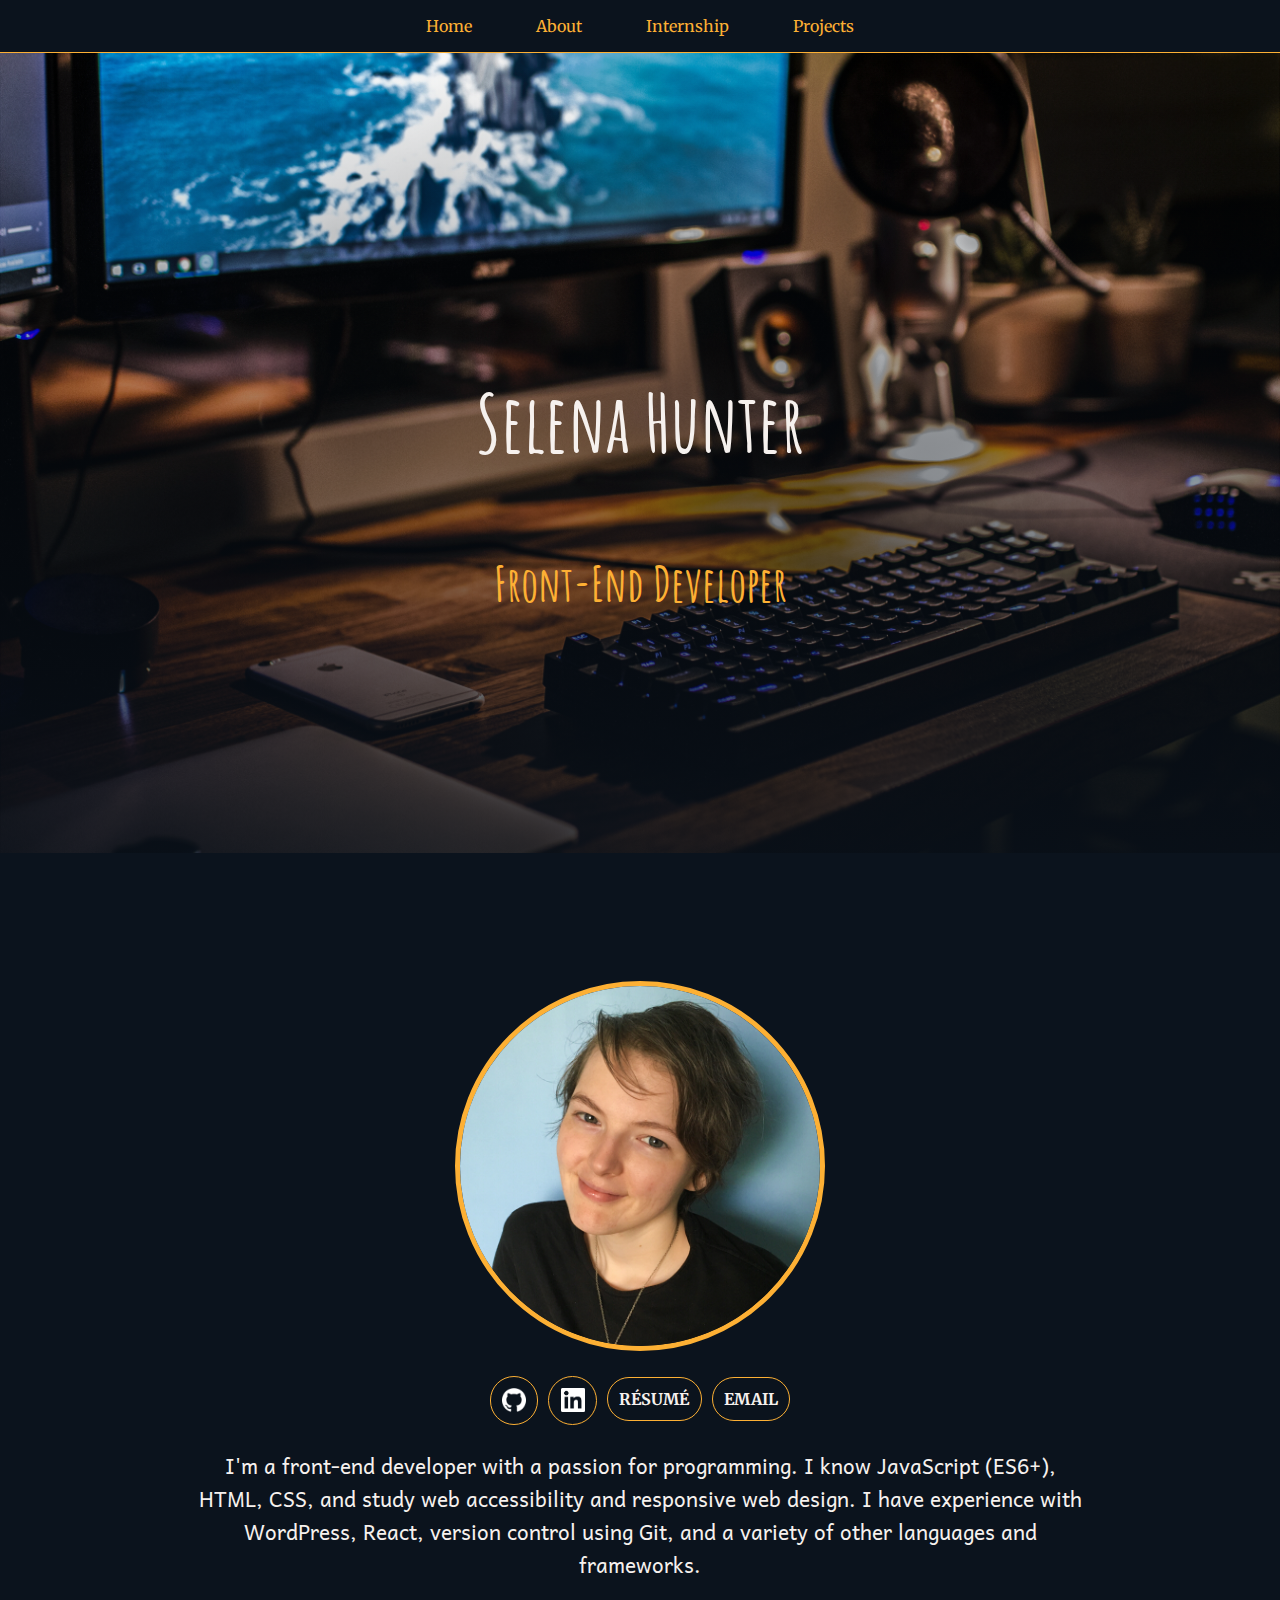
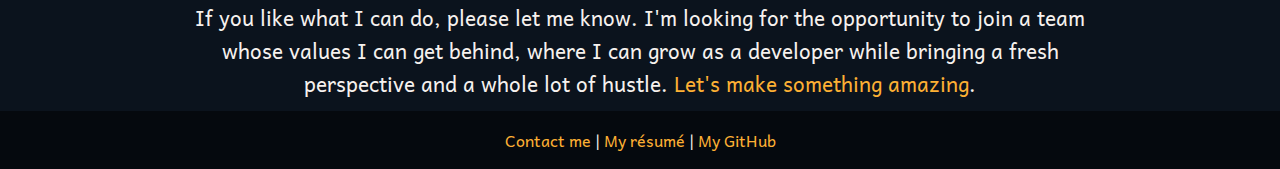
<file: index.html>
<!DOCTYPE html>

<html lang="en">

<head>
	<meta charset="utf-8">
	<title>Selena Hunter, Front-End Developer</title>
	<link rel="stylesheet" href="main.css">
	<script type="text/javascript" src="resources/email-obfuscator.js"></script>
	<script type="text/javascript" src="resources/main.js"></script>
	<meta name="viewport" content="width=device-width, initial-scale=1.0">
	<link href="https://fonts.googleapis.com/css?family=Merriweather:400,700|Amatic+SC:400,700|Andika" rel="stylesheet">
	<link rel="stylesheet" href="https://cdnjs.cloudflare.com/ajax/libs/font-awesome/4.7.0/css/font-awesome.min.css">
	<link rel="icon" href="resources/img/favicon.ico">
</head>

<body>
	<div id="page-container">
	<div id="content-wrap">
	<nav class="navigation">
		<a href="javascript:void(0);" class="icon" aria-label="Main menu" onclick="toggleHamburgerMenu()">
			<i class="fa fa-bars"></i>
		</a>
		<nav id="navbar">
			<ul>
				<li><a href="index.html">Home</a></li>
				<li><a href="about.html">About</a></li>
				<li><a href="internship.html">Internship</a></li>
				<li><a href="projects.html">Projects</a></li>
			</ul>
		</nav>
	</nav>

	<div id="hero">
		<div class="hero-text">
			<div class="title">Selena Hunter</div>
			<div class="subtitle">Front-End Developer</div>
		</div>
	</div>
	
	<main>
	<section id="home">
		<img id="profile" src="resources/img/shprofile.jpg" alt="Selena Hunter">
		<ul>
			<li><a class="home-button" href="http://github.com/SelenaHunter"><img alt="github link" src="resources/img/GitHub-Mark-Light-120px-plus.png"></a></li>
			<li><a class="home-button" href="http://linkedin.com/in/selena-hunter"><img alt="linkedin link" src="resources/img/In-White-121px-R.png"></a></li>
			<li><a class="home-button" href="resources/Selena_Hunter_resume_noinf.pdf">Résumé</a></li>
			<li>
				<script type="text/javascript" language="javascript">
					scrambleEmail();
					document.write("<a class='home-button' href='mailto:'" + link + "'>" + "Email" + "</a>")
				</script><noscript>Sorry, you need Javascript on to email me.</noscript>
			</li>
		</ul>
		<p>I'm a front-end developer with a passion for programming. I know JavaScript (ES6+), HTML, CSS, and study web accessibility and responsive web design. I have experience with WordPress, React, version control using Git, and a variety of other languages and frameworks.</p>
		<p>If you like what I can do, please let me know. I'm looking for the opportunity to join a team whose values I can get behind, where I can grow as a developer while bringing a fresh perspective and a whole lot of hustle. <script type="text/javascript" language="javascript">
			scrambleEmail();
			document.write("<a href='mailto:" + link + "'>" + "Let's make something amazing" + "</a>")
		</script><noscript>Sorry, you need Javascript on to email me.</noscript>.</p>
	</section>
	</main>
	</div>
	
	<footer>
		<p>
		<script type="text/javascript" language="javascript">
				scrambleEmail();
				document.write("<a href='mailto:" + link + "'>" + "Contact me" + "</a>")
		</script><noscript>Sorry, you need Javascript on to email me.</noscript>
			| <a href="resources/Selena_Hunter_resume_noinf.pdf" target="_blank">My résumé</a>
			| <a href="http://github.com/SelenaHunter" target="_blank">My GitHub</a>
		</p>
	</footer>
		
	</div>
</body>
</html>
</file>
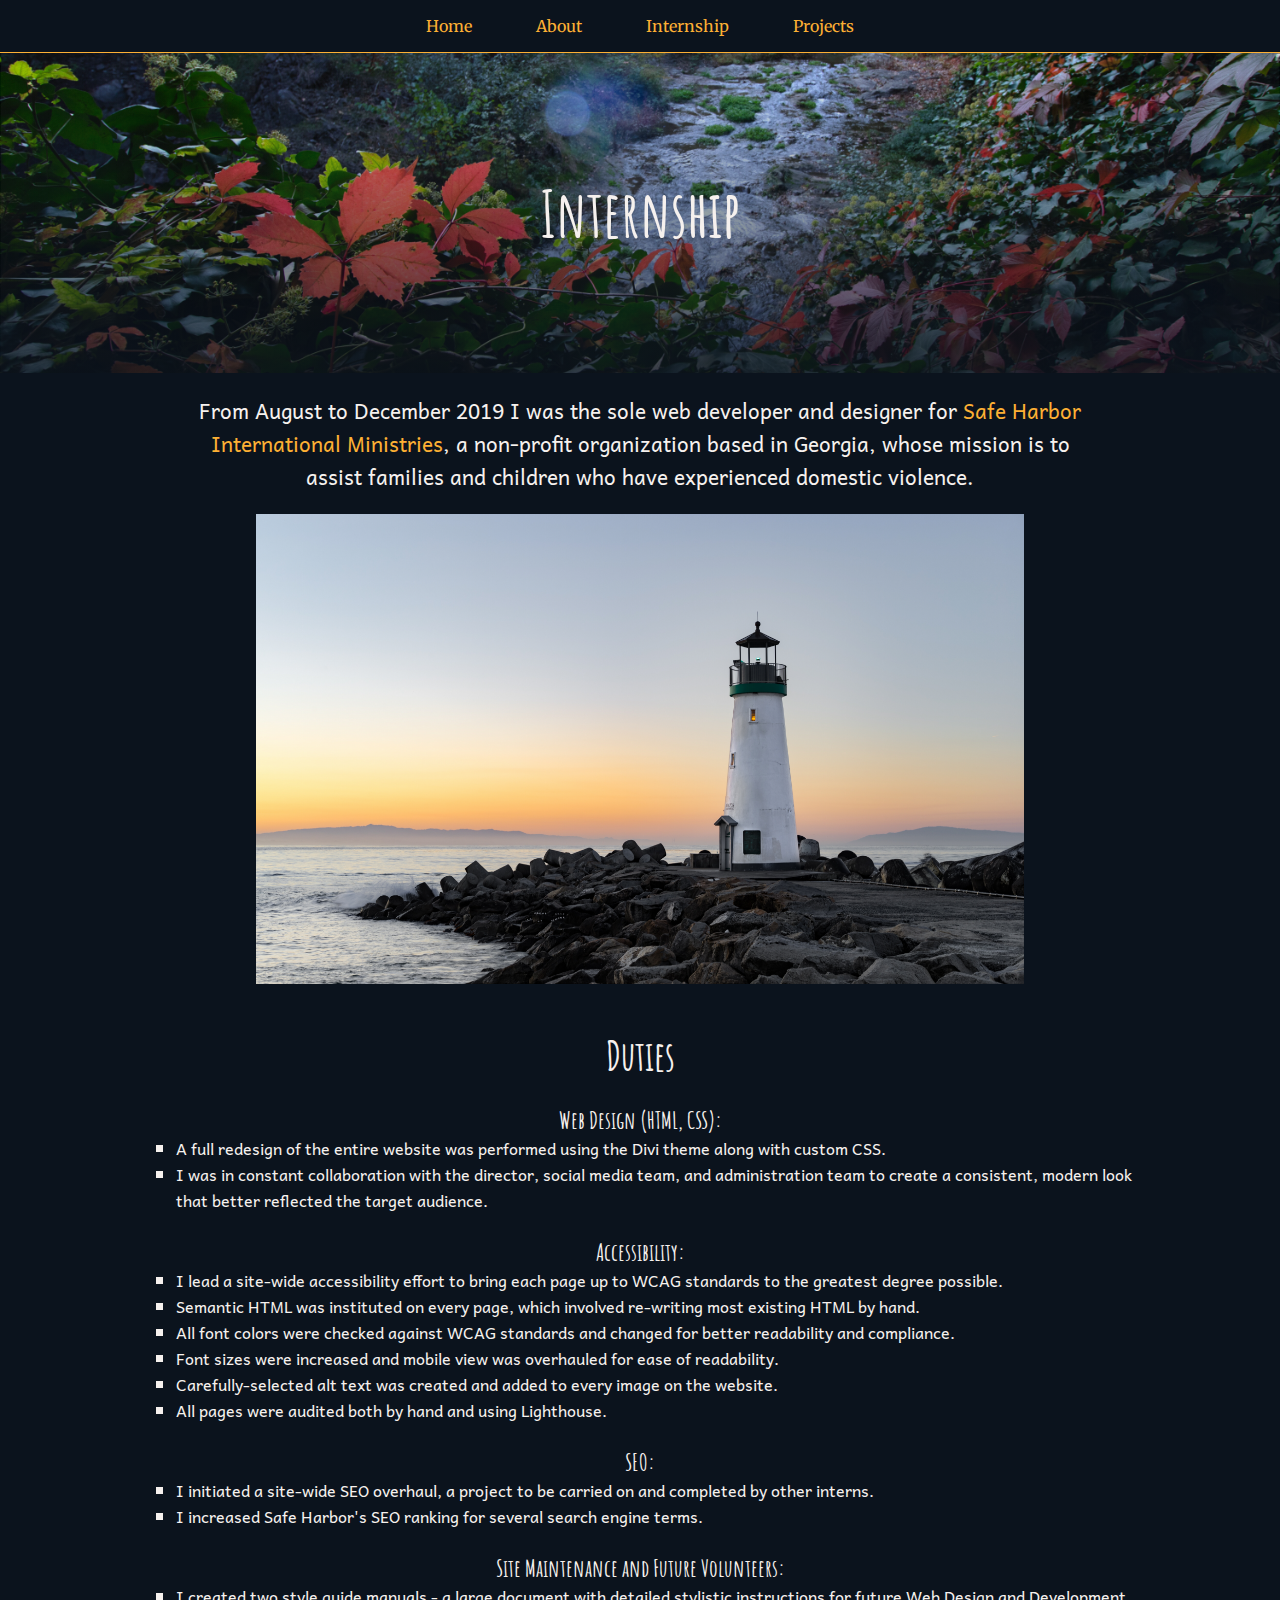
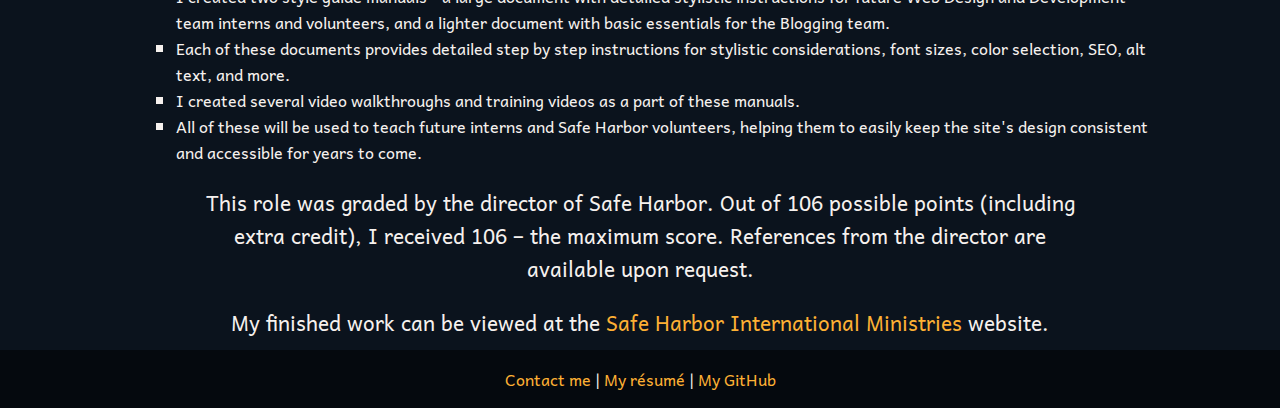
<file: internship.html>
<!DOCTYPE html>

<html lang="en">

<head>
	<meta charset="utf-8">
	<title>Selena Hunter, Front-End Developer</title>
	<link rel="stylesheet" href="main.css">
	<script type="text/javascript" src="resources/email-obfuscator.js"></script>
	<script type="text/javascript" src="resources/main.js"></script>
	<meta name="viewport" content="width=device-width, initial-scale=1.0">
	<link href="https://fonts.googleapis.com/css?family=Merriweather:400,700|Amatic+SC:400,700|Andika" rel="stylesheet">
	<link rel="stylesheet" href="https://cdnjs.cloudflare.com/ajax/libs/font-awesome/4.7.0/css/font-awesome.min.css">
	<link rel="icon" href="resources/img/favicon.ico">
</head>
	
<body>
	<div id="page-container">
	<div id="content-wrap">
	<nav class="navigation">
		<a href="javascript:void(0);" class="icon" aria-label="Main menu" onclick="toggleHamburgerMenu()">
			<i class="fa fa-bars"></i>
		</a>
		<nav id="navbar">
			<ul>
				<li><a href="index.html">Home</a></li>
				<li><a href="about.html">About</a></li>
				<li><a href="internship.html">Internship</a></li>
				<li><a href="projects.html">Projects</a></li>
			</ul>
		</nav>
	</nav>

	<main>
	<section id="internship-section">
		<h1>Internship</h1>
		<p>From August to December 2019 I was the sole web developer and designer for <a href="https://safeharborim.com/">Safe Harbor International Ministries</a>, a non-profit organization based in Georgia, whose mission is to assist families and children who have experienced domestic violence.</p>
		
		<img src="resources/img/Internship%201.jpg" class="image" alt="A lighthouse on a rocky cliff at sunset">
		
		<div id="duties">
			<h2>Duties</h2>
			<h3>Web Design (HTML, CSS):</h3>
			<ul>
				<li>A full redesign of the entire website was performed using the Divi theme along with custom CSS.</li>
				<li>I was in constant collaboration with the director, social media team, and administration team to create a consistent, modern look that better reflected the target audience.</li>
			</ul>

			<h3>Accessibility:</h3>
			<ul>
				<li>I lead a site-wide accessibility effort to bring each page up to WCAG standards to the greatest degree possible.</li>
				<li>Semantic HTML was instituted on every page, which involved re-writing most existing HTML by hand.</li>
				<li>All font colors were checked against WCAG standards and changed for better readability and compliance.</li>
				<li>Font sizes were increased and mobile view was overhauled for ease of readability.</li>
				<li>Carefully-selected alt text was created and added to every image on the website.</li>
				<li>All pages were audited both by hand and using Lighthouse.</li>
			</ul>

			<h3>SEO:</h3>
			<ul>
				<li>I initiated a site-wide SEO overhaul, a project to be carried on and completed by other interns.</li>
				<li>I increased Safe Harbor's SEO ranking for several search engine terms.</li>
			</ul>

			<h3>Site Maintenance and Future Volunteers:</h3>
			<ul>
				<li>I created two style guide manuals - a large document with detailed stylistic instructions for future Web Design and Development team interns and volunteers, and a lighter document with basic essentials for the Blogging team.</li>
				<li>Each of these documents provides detailed step by step instructions for stylistic considerations, font sizes, color selection, SEO, alt text, and more.</li>
				<li>I created several video walkthroughs and training videos as a part of these manuals.</li>
				<li>All of these will be used to teach future interns and Safe Harbor volunteers, helping them to easily keep the site's design consistent and accessible for years to come.</li>
			</ul>
		</div>

		<p>This role was graded by the director of Safe Harbor. Out of 106 possible points (including extra credit), I received 106 – the maximum score. References from the director are available upon request.</p>
		
		<p>My finished work can be viewed at the <a href="https://safeharborim.com/">Safe Harbor International Ministries</a> website.</p>
		
	</section>
	</main>
	</div>
	
	<footer>
		<p>
		<script type="text/javascript" language="javascript">
				scrambleEmail();
				document.write("<a href='mailto:" + link + "'>" + "Contact me" + "</a>")
		</script><noscript>Sorry, you need Javascript on to email me.</noscript>
			| <a href="resources/Selena_Hunter_resume_noinf.pdf" target="_blank">My résumé</a>
			| <a href="http://github.com/SelenaHunter" target="_blank">My GitHub</a>
		</p>
	</footer>
		
	</div>
</body>
</html>
</file>
<file: main.css>
/* ============================== */
/*      DOCUMENT-WIDE STYLES      */
/* ============================== */

* {
	padding: 0;
	margin: 0;

	/* VARIABLES */
	--navy: #0b131d;
	--white: #f6f1ee;
	--orange: #fdb034;

	--button-font: 'Merriweather', serif;
	--body-font: 'Andika', sans-serif;
	--title-font: 'Amatic SC', sans-serif;
}

html {
	color: var(--white);
	background-color: var(--navy);
}

body {
	font-family: var(--body-font);
	text-align: center;
	font-size: 1em;
}

h1,
h2,
h3 {
	font-family: var(--title-font);
	font-weight: 700;
}

section h1 {
	font-size: 4em;
	height: 5em;
	width: 100%;
	background-position: center;
	background-repeat: no-repeat;
	background-size: cover;
	display: flex;
	justify-content: center;
	align-items: center;
}

section p {
	margin: 1em 15vw;
	font-size: 1.3em;
}

a {
	color: var(--orange);
	text-decoration: none;
}

a:hover {
	text-decoration: underline;
}

/* ============================== */
/*      HERO IMAGE AND TITLE      */
/* ============================== */

#hero {
	background-image: linear-gradient(rgba(0, 0, 0, 0), rgba(11, 19, 29, 0.8)), url(resources/img/home-header-img.jpg);
	height: 50em;
	background-position: center;
	background-repeat: no-repeat;
	background-size: cover;
	position: relative;
}

.title {
	font-size: 5em;
	padding: 1em 0em;
	font-family: var(--title-font);
	font-weight: 700;
}

.subtitle {
	color: var(--orange);
	font-size: 3em;
	font-family: var(--title-font);
	font-weight: 700;
}

.hero-text {
	text-align: center;
	position: absolute;
	top: 50%;
	left: 50%;
	transform: translate(-50%, -50%);
}

/* ============================== */
/*             NAVBAR             */
/* ============================== */

.navigation {
	position: sticky;
	margin: 0;
	padding: 0;
	top: 0;
	position: -webkit-sticky;/* Safari */
	background-color: var(--navy);
	z-index: 1;
	border-bottom: 1px solid var(--orange);
	font-family: var(--button-font);
}

.navigation a.icon {
	display: none;
}

#navbar ul {
	display: inline-flex;
	flex-wrap: wrap;
	list-style: none;
}

#navbar li {
	padding: 1em 2em;
	flex-grow: 1;
}


/* ============================== */
/*           HOME PAGE            */
/* ============================== */

.home-button {
	color: var(--white);
	text-decoration: none;
	font-family: inherit;
	text-transform: uppercase;
	padding: 0.7em;
	margin: 0.2em;
	background-color: inherit;
	border: 1px solid var(--orange);
	border-radius: 30px;
	font-weight: 700;
}

#home li {
	display: inline-flex;
	flex-wrap: wrap;
	justify-content: center;
	font-family: var(--button-font);
	font-weight: 700;
}

.home-button:hover {
	cursor: pointer;
	color: var(--white);
	text-decoration: none;
	background-color: var(--orange);
	font-weight: 700;
	text-decoration: none;
}

.home-button img {
	height: 1.5em;
	vertical-align: middle;
}

#profile {
	height: 40vh;
	width: 40vh;
	object-fit: cover;
	object-position: top;
	border-radius: 100%;
	border: 5px solid var(--orange);
	margin: 8em 0 1em 0;
}

/* ============================== */
/*           ABOUT PAGE           */
/* ============================== */

#about-section h2 {
	margin-top: 1em;
}

/* ============================== */
/*         INTERNSHIP PAGE        */
/* ============================== */

.image {
	width: 60vw;
	height: auto;
}

#internship-section ul {
	text-align: left;
	list-style-type: square;
	margin-left: 3em;
}

#internship-section h2 {
	font-size: 2.5em;
	margin-top: 1em;
}

#internship-section h3 {
	font-size: 1.5em;
	margin-top: 1em;
}

#duties {
	margin: 0 10%;
}

/* ============================== */
/*          PROJECT PAGE          */
/* ============================== */

.project-title {
	padding: 0.2em 0.5em;
	font-size: 2em;
}

.project {
	margin: 1em;
	width: 24em;
}

.project img {
	opacity: 0.7;
	transition: 0.3s;
	height: 18em;
	width: 24em;
	object-fit: cover;
}

.project img:hover {
	transition: 0.3s;
	opacity: 1;
}

.projects {
	display: inline-flex;
	flex-wrap: wrap;
	justify-content: center;
}

.projects p {
	margin: 0;
	font-size: 1em;
}

/* ============================== */
/*             FOOTER             */
/* ============================== */

#page-container {
  position: relative;
  min-height: 100vh;
}

#content-wrap {
  padding-bottom: 3em;    /* Footer height */
}

footer {
	font-size: 1em;
	padding: 1em 0;
	background-color: rgba(0, 0, 0, 0.5);
	position: absolute;
	bottom: 0;
	width: 100%;
}

/* ============================== */
/*  HEADER IMAGES FOR EACH PAGE   */
/* ============================== */

#about-section h1 {
	background-image: linear-gradient(rgba(0, 0, 0, 0), rgba(11, 19, 29, 0.8)), url(resources/img/about-header-img.jpg);
}

#project-section h1 {
	background-image: linear-gradient(rgba(0, 0, 0, 0), rgba(11, 19, 29, 0.8)), url(resources/img/projects-header-img.jpg);
}

#internship-section h1 {
	background-image: linear-gradient(rgba(0, 0, 0, 0), rgba(11, 19, 29, 0.8)), url(resources/img/internship-header-img.jpg);
}

/* ============================== */
/*          MEDIA QUERIES         */
/* ============================== */

@media only screen and (max-width: 600px) {
	.navigation {
		overflow: hidden;
	}
	
	.navigation #navbar {
		display: none;
	}
	
	 .navigation #navbar.shown {
		display: block;
	}
	
	.navigation a.icon {
		text-align: right;
		position: relative;
		display: block;
		font-size: 2.5em;
		padding: 0 0.5em;
	}

	#navbar ul {
		display: inline-block;
	}
	
}
</file>
